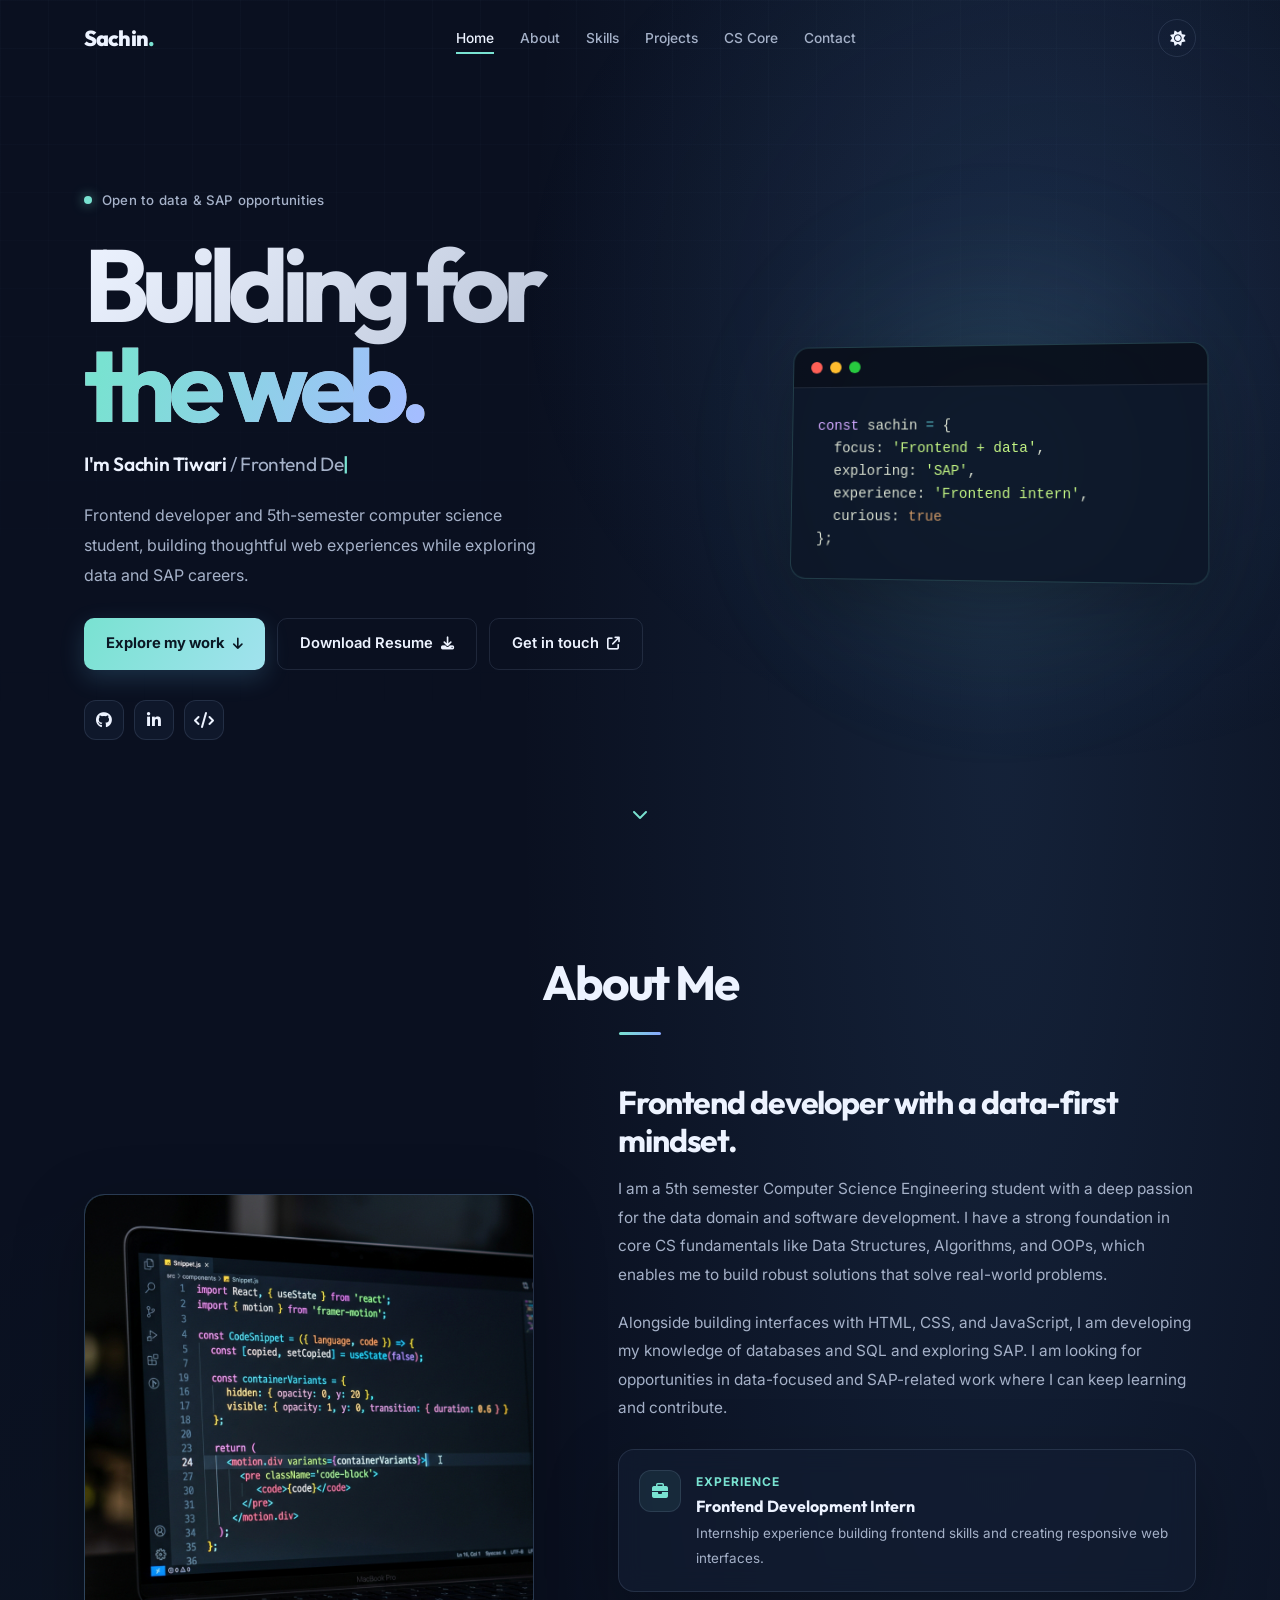
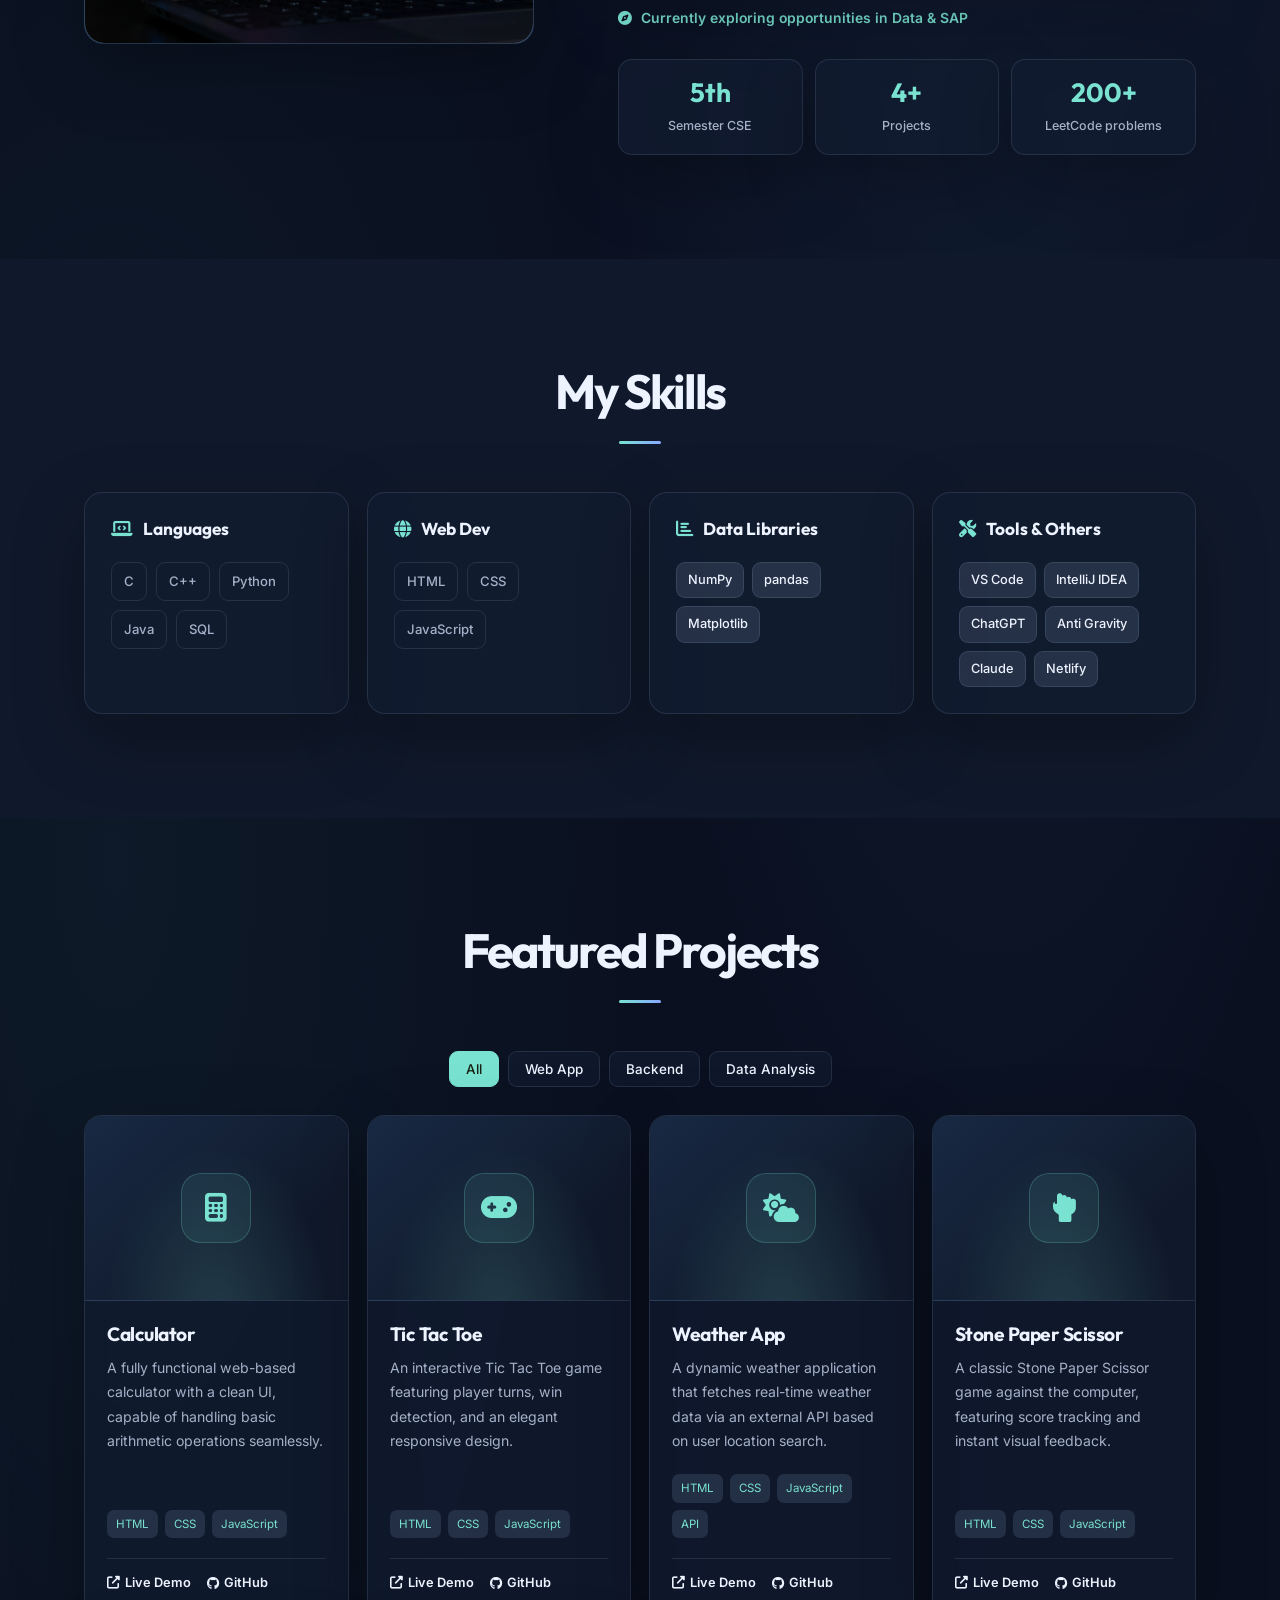
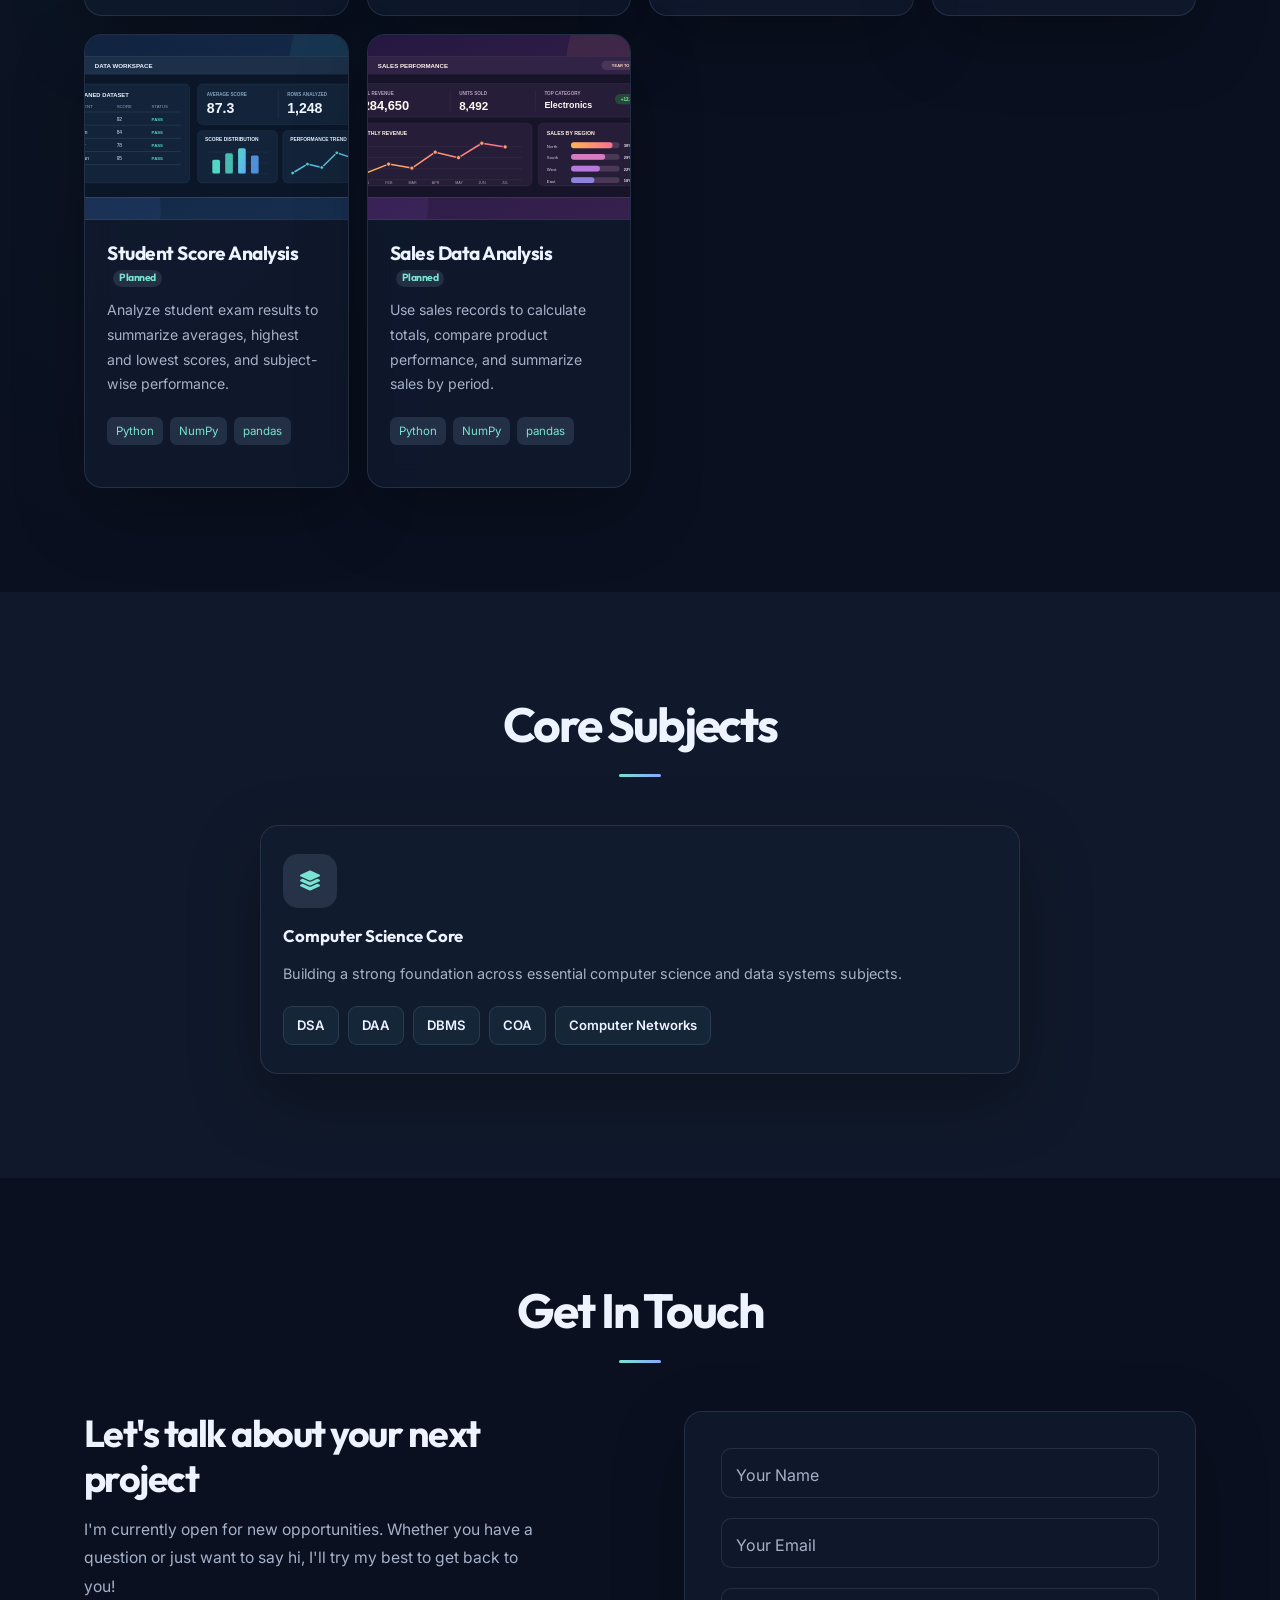
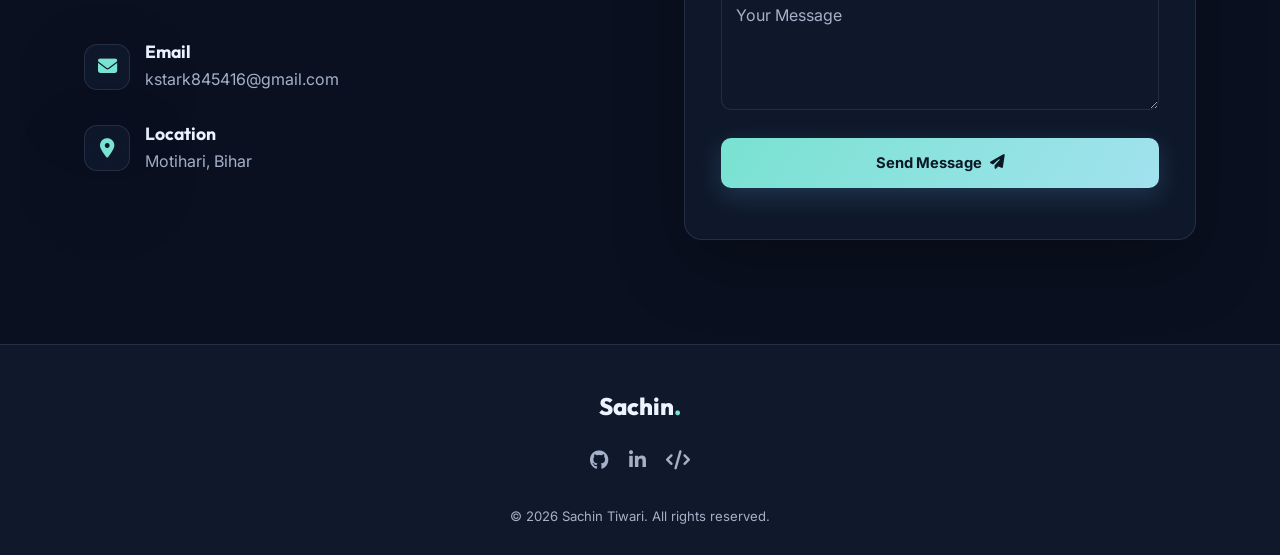
<file: portfolio/index.html>
<!DOCTYPE html>
<html lang="en" data-theme="dark">

<head>
    <meta charset="UTF-8">
    <meta name="viewport" content="width=device-width, initial-scale=1.0">
    <title>Sachin Tiwari — Frontend Developer | Data & SAP Aspirant</title>
    <meta name="description"
        content="Explore the projects, skills, and experience of Sachin Tiwari, a frontend developer and computer science student seeking opportunities in data and SAP.">
    <meta name="theme-color" content="#0b1020">

    <!-- Google Fonts -->
    <link rel="preconnect" href="https://fonts.googleapis.com">
    <link rel="preconnect" href="https://fonts.gstatic.com" crossorigin>
    <link
        href="https://fonts.googleapis.com/css2?family=Inter:wght@300;400;500;600;700;800&family=Outfit:wght@400;600;800&display=swap"
        rel="stylesheet">

    <!-- Font Awesome -->
    <link rel="stylesheet" href="https://cdnjs.cloudflare.com/ajax/libs/font-awesome/6.4.0/css/all.min.css">

    <!-- CSS -->
    <link rel="stylesheet" href="style.css">
</head>

<body>
    <!-- Preloader -->
    <div id="preloader">
        <div class="loader"></div>
    </div>

    <!-- Navigation -->
    <nav id="navbar" aria-label="Main navigation">
        <div class="nav-container">
            <a href="#home" class="logo">Sachin<span>.</span></a>

            <div class="nav-links">
                <a href="#home" class="nav-link active">Home</a>
                <a href="#about" class="nav-link">About</a>
                <a href="#skills" class="nav-link">Skills</a>
                <a href="#projects" class="nav-link">Projects</a>
                <a href="#fundamentals" class="nav-link">CS Core</a>
                <a href="#contact" class="nav-link">Contact</a>
            </div>

            <div class="nav-controls">
                <button id="theme-toggle" aria-label="Toggle Dark/Light Mode">
                    <i class="fas fa-moon"></i>
                </button>
                <button class="hamburger" type="button" aria-label="Open navigation menu" aria-expanded="false">
                    <span class="bar"></span>
                    <span class="bar"></span>
                    <span class="bar"></span>
                </button>
            </div>
        </div>
    </nav>

    <!-- Hero Section -->
    <section id="home" class="hero">
        <div class="hero-content">
            <p class="greeting animate-up delay-1"><span class="availability-dot"></span> Open to data &amp; SAP opportunities</p>
            <h1 class="name animate-up delay-2">Building for<br><span class="gradient-text">the web.</span></h1>
            <h2 class="role animate-up delay-3">I'm Sachin Tiwari<span class="role-divider"> / </span><span class="typewriter"></span><span class="cursor">|</span>
            </h2>
            <p class="tagline animate-up delay-4">Frontend developer and 5th-semester computer science student, building thoughtful web experiences while exploring data and SAP careers.</p>

            <div class="hero-buttons animate-up delay-5">
                <a href="#projects" class="btn btn-primary">Explore my work <i class="fas fa-arrow-down"></i></a>
                <a href="resume.html" class="btn btn-outline" download="Sachin-Tiwari-Resume.html">Download Resume <i class="fas fa-download"></i></a>
                <a href="mailto:kstark845416@gmail.com" class="btn btn-outline">Get in touch <i class="fas fa-arrow-up-right-from-square"></i></a>
            </div>

            <div class="social-links animate-up delay-5">
                <a href="https://github.com/Sachin-008" target="_blank" rel="noopener noreferrer" aria-label="GitHub"><i
                        class="fab fa-github"></i></a>
                <a href="https://www.linkedin.com/in/sachin-tiwari-9b143033b/" target="_blank" rel="noopener noreferrer" aria-label="LinkedIn"><i
                        class="fab fa-linkedin-in"></i></a>
                <a href="https://leetcode.com/" target="_blank" rel="noopener noreferrer" aria-label="LeetCode"><i
                        class="fas fa-code"></i></a>
            </div>
        </div>

        <div class="hero-visual animate-up delay-3">
            <div class="glow-orb"></div>
            <div class="hero-card glass">
                <div class="card-header">
                    <span class="dot red"></span>
                    <span class="dot yellow"></span>
                    <span class="dot green"></span>
                </div>
                <div class="card-body">
                    <code>
                        <span class="token keyword">const</span> sachin <span class="token operator">=</span> {<br>
                        &nbsp;&nbsp;focus: <span class="token string">'Frontend + data'</span>,<br>
                        &nbsp;&nbsp;exploring: <span class="token string">'SAP'</span>,<br>
                        &nbsp;&nbsp;experience: <span class="token string">'Frontend intern'</span>,<br>
                        &nbsp;&nbsp;curious: <span class="token boolean">true</span><br>
                        };
                    </code>
                </div>
            </div>
        </div>

        <a href="#about" class="scroll-down">
            <i class="fas fa-chevron-down"></i>
        </a>
    </section>

    <!-- About Section -->
    <section id="about" class="section">
        <div class="section-container">
            <div class="section-header fade-in">
                <h2>About Me</h2>
                <div class="line"></div>
            </div>

            <div class="about-content fade-in">
                <div class="about-image glass">
                    <img src="about-image.png" alt="Aesthetic developer workspace with code"
                        style="width: 100%; height: 100%; object-fit: cover; border-radius: inherit; z-index: 1;">
                </div>

                <div class="about-text">
                    <h3>Frontend developer with a data-first mindset.</h3>
                    <p>I am a 5th semester Computer Science Engineering student with a deep passion for the data domain
                        and software development. I have a strong foundation in core CS fundamentals like Data
                        Structures, Algorithms, and OOPs, which enables me to build robust solutions that solve
                        real-world problems.</p>
                    <p>Alongside building interfaces with HTML, CSS, and JavaScript, I am developing my knowledge of
                        databases and SQL and exploring SAP. I am looking for opportunities in data-focused and
                        SAP-related work where I can keep learning and contribute.</p>

                    <div class="experience-card glass">
                        <span class="experience-icon"><i class="fas fa-briefcase"></i></span>
                        <div>
                            <p class="experience-label">Experience</p>
                            <h4>Frontend Development Intern</h4>
                            <p>Internship experience building frontend skills and creating responsive web interfaces.</p>
                        </div>
                    </div>
                    <p class="career-focus"><i class="fas fa-compass"></i> Currently exploring opportunities in Data &amp; SAP</p>

                    <div class="stats">
                        <div class="stat-item glass">
                            <h4>5th</h4>
                            <p>Semester CSE</p>
                        </div>
                        <div class="stat-item glass">
                            <h4>4+</h4>
                            <p>Projects</p>
                        </div>
                        <div class="stat-item glass">
                            <h4>200+</h4>
                            <p>LeetCode problems</p>
                        </div>
                    </div>
                </div>
            </div>
        </div>
    </section>

    <!-- Skills Section -->
    <section id="skills" class="section bg-secondary">
        <div class="section-container">
            <div class="section-header fade-in">
                <h2>My Skills</h2>
                <div class="line"></div>
            </div>

            <div class="skills-grid fade-in">
                <!-- Programming Languages -->
                <div class="skill-category glass">
                    <h3><i class="fas fa-laptop-code"></i> Languages</h3>
                    <div class="skill-list">
                        <div class="skill-item">
                            <div class="skill-info">
                                <span>C</span>
                            </div>
                        </div>
                        <div class="skill-item">
                            <div class="skill-info">
                                <span>C++</span>
                            </div>
                        </div>
                        <div class="skill-item">
                            <div class="skill-info">
                                <span>Python</span>
                            </div>
                        </div>
                        <div class="skill-item">
                            <div class="skill-info">
                                <span>Java</span>
                            </div>
                        </div>
                        <div class="skill-item">
                            <div class="skill-info">
                                <span>SQL</span>
                            </div>
                        </div>
                    </div>
                </div>

                <!-- Web Development -->
                <div class="skill-category glass">
                    <h3><i class="fas fa-globe"></i> Web Dev</h3>
                    <div class="skill-list">
                        <div class="skill-item">
                            <div class="skill-info">
                                <span>HTML</span>
                            </div>
                        </div>
                        <div class="skill-item">
                            <div class="skill-info">
                                <span>CSS</span>
                            </div>
                        </div>
                        <div class="skill-item">
                            <div class="skill-info">
                                <span>JavaScript</span>
                            </div>
                        </div>
                    </div>
                </div>

                <!-- Data Libraries -->
                <div class="skill-category glass">
                    <h3><i class="fas fa-chart-bar"></i> Data Libraries</h3>
                    <div class="skill-tags">
                        <span class="tag">NumPy</span>
                        <span class="tag">pandas</span>
                        <span class="tag">Matplotlib</span>
                    </div>
                </div>

                <!-- Tools -->
                <div class="skill-category glass">
                    <h3><i class="fas fa-tools"></i> Tools & Others</h3>
                    <div class="skill-tags">
                        <span class="tag">VS Code</span>
                        <span class="tag">IntelliJ IDEA</span>
                        <span class="tag">ChatGPT</span>
                        <span class="tag">Anti Gravity</span>
                        <span class="tag">Claude</span>
                        <a href="https://app.netlify.com/teams/sparx-w3i0fg0/projects" target="_blank" class="tag"
                            style="text-decoration: none; color: inherit;">Netlify</a>
                    </div>
                </div>
            </div>
        </div>
    </section>

    <!-- Projects Section -->
    <section id="projects" class="section">
        <div class="section-container">
            <div class="section-header fade-in">
                <h2>Featured Projects</h2>
                <div class="line"></div>
            </div>

            <div class="project-filters fade-in">
                <button class="filter-btn active" data-filter="all">All</button>
                <button class="filter-btn" data-filter="web">Web App</button>
                <button class="filter-btn" data-filter="api">Backend</button>
                <button class="filter-btn" data-filter="data">Data Analysis</button>
            </div>

            <div class="projects-grid fade-in">
                <!-- Project 1 -->
                <div class="project-card glass" data-category="web">
                    <div class="project-img">
                        <div class="img-placeholder"><i class="fas fa-calculator"></i></div>
                    </div>
                    <div class="project-content">
                        <h3>Calculator</h3>
                        <p>A fully functional web-based calculator with a clean UI, capable of handling basic arithmetic
                            operations seamlessly.</p>
                        <div class="tech-stack">
                            <span>HTML</span>
                            <span>CSS</span>
                            <span>JavaScript</span>
                        </div>
                        <div class="project-links">
                            <a href="https://new-calculator-web.netlify.app/" target="_blank"><i
                                    class="fas fa-external-link-alt"></i> Live Demo</a>
                            <a href="https://github.com/Sachin-008" target="_blank"><i class="fab fa-github"></i>
                                GitHub</a>
                        </div>
                    </div>
                </div>

                <!-- Project 2 -->
                <div class="project-card glass" data-category="web">
                    <div class="project-img">
                        <div class="img-placeholder"><i class="fas fa-gamepad"></i></div>
                    </div>
                    <div class="project-content">
                        <h3>Tic Tac Toe</h3>
                        <p>An interactive Tic Tac Toe game featuring player turns, win detection, and an elegant
                            responsive design.</p>
                        <div class="tech-stack">
                            <span>HTML</span>
                            <span>CSS</span>
                            <span>JavaScript</span>
                        </div>
                        <div class="project-links">
                            <a href="https://tic-tac-toe-sachin.netlify.app/" target="_blank"><i
                                    class="fas fa-external-link-alt"></i> Live Demo</a>
                            <a href="https://github.com/Sachin-008" target="_blank"><i class="fab fa-github"></i>
                                GitHub</a>
                        </div>
                    </div>
                </div>

                <!-- Project 3 -->
                <div class="project-card glass" data-category="api">
                    <div class="project-img">
                        <div class="img-placeholder"><i class="fas fa-cloud-sun"></i></div>
                    </div>
                    <div class="project-content">
                        <h3>Weather App</h3>
                        <p>A dynamic weather application that fetches real-time weather data via an external API based
                            on user location search.</p>
                        <div class="tech-stack">
                            <span>HTML</span>
                            <span>CSS</span>
                            <span>JavaScript</span>
                            <span>API</span>
                        </div>
                        <div class="project-links">
                            <a href="https://forecast1weather.netlify.app/" target="_blank"><i
                                    class="fas fa-external-link-alt"></i> Live Demo</a>
                            <a href="https://github.com/Sachin-008" target="_blank"><i class="fab fa-github"></i>
                                GitHub</a>
                        </div>
                    </div>
                </div>

                <!-- Project 4 -->
                <div class="project-card glass" data-category="web">
                    <div class="project-img">
                        <div class="img-placeholder"><i class="fas fa-hand-rock"></i></div>
                    </div>
                    <div class="project-content">
                        <h3>Stone Paper Scissor</h3>
                        <p>A classic Stone Paper Scissor game against the computer, featuring score tracking and instant
                            visual feedback.</p>
                        <div class="tech-stack">
                            <span>HTML</span>
                            <span>CSS</span>
                            <span>JavaScript</span>
                        </div>
                        <div class="project-links">
                            <a href="https://game-stonepaper.netlify.app/" target="_blank"><i
                                    class="fas fa-external-link-alt"></i> Live Demo</a>
                            <a href="https://github.com/Sachin-008" target="_blank"><i class="fab fa-github"></i>
                                GitHub</a>
                        </div>
                    </div>
                </div>

                <div class="project-card glass" data-category="data">
                    <div class="project-img">
                        <img src="data-analysis.svg" alt="Data analysis dashboard showing a cleaned dataset, score summaries, and charts">
                    </div>
                    <div class="project-content">
                        <h3>Student Score Analysis <span class="project-status">Planned</span></h3>
                        <p>Analyze student exam results to summarize averages, highest and lowest scores, and subject-wise performance.</p>
                        <div class="tech-stack">
                            <span>Python</span>
                            <span>NumPy</span>
                            <span>pandas</span>
                        </div>
                    </div>
                </div>

                <div class="project-card glass" data-category="data">
                    <div class="project-img">
                        <img src="sales-analysis.svg" alt="Sales analysis dashboard showing revenue trends, units sold, and regional performance">
                    </div>
                    <div class="project-content">
                        <h3>Sales Data Analysis <span class="project-status">Planned</span></h3>
                        <p>Use sales records to calculate totals, compare product performance, and summarize sales by period.</p>
                        <div class="tech-stack">
                            <span>Python</span>
                            <span>NumPy</span>
                            <span>pandas</span>
                        </div>
                    </div>
                </div>
            </div>
        </div>
    </section>

    <!-- CS Fundamentals Section -->
    <section id="fundamentals" class="section bg-secondary">
        <div class="section-container">
            <div class="section-header fade-in">
                <h2>Core Subjects</h2>
                <div class="line"></div>
            </div>

            <div class="fundamentals-grid fade-in">
                <div class="fundamental-card glass">
                    <div class="icon-wrapper"><i class="fas fa-layer-group"></i></div>
                    <h3>Computer Science Core</h3>
                    <p>Building a strong foundation across essential computer science and data systems subjects.</p>
                    <div class="subject-tags" aria-label="Core subjects">
                        <span>DSA</span>
                        <span>DAA</span>
                        <span>DBMS</span>
                        <span>COA</span>
                        <span>Computer Networks</span>
                    </div>
                </div>
            </div>
        </div>
    </section>

    <!-- Contact Section -->
    <section id="contact" class="section">
        <div class="section-container">
            <div class="section-header fade-in">
                <h2>Get In Touch</h2>
                <div class="line"></div>
            </div>

            <div class="contact-content fade-in">
                <div class="contact-info">
                    <h3>Let's talk about your next project</h3>
                    <p>I'm currently open for new opportunities. Whether you have a question or just want to say hi,
                        I'll try my best to get back to you!</p>

                    <div class="info-item">
                        <div class="icon glass"><i class="fas fa-envelope"></i></div>
                        <div>
                            <h4>Email</h4>
                            <p><a href="mailto:kstark845416@gmail.com">kstark845416@gmail.com</a></p>
                        </div>
                    </div>

                    <div class="info-item">
                        <div class="icon glass"><i class="fas fa-map-marker-alt"></i></div>
                        <div>
                            <h4>Location</h4>
                            <p>Motihari, Bihar</p>
                        </div>
                    </div>
                </div>

                <form id="contact-form" class="contact-form glass">
                    <div class="form-group">
                        <input type="text" id="name" autocomplete="name" required placeholder=" ">
                        <label for="name">Your Name</label>
                    </div>

                    <div class="form-group">
                        <input type="email" id="email" autocomplete="email" required placeholder=" ">
                        <label for="email">Your Email</label>
                    </div>

                    <div class="form-group">
                        <textarea id="message" required placeholder=" " rows="5"></textarea>
                        <label for="message">Your Message</label>
                    </div>

                    <button type="submit" class="btn btn-primary submit-btn">
                        <span>Send Message</span>
                        <i class="fas fa-paper-plane"></i>
                    </button>
                    <div class="form-message" role="status" aria-live="polite"></div>
                </form>
            </div>
        </div>
    </section>

    <!-- Footer -->
    <footer>
        <div class="footer-container">
            <div class="footer-logo">Sachin<span>.</span></div>
            <div class="footer-socials">
                <a href="https://github.com/Sachin-008" target="_blank" aria-label="GitHub"><i
                        class="fab fa-github"></i></a>
                <a href="https://www.linkedin.com/in/sachin-tiwari-9b143033b/" target="_blank" aria-label="LinkedIn"><i
                        class="fab fa-linkedin-in"></i></a>
                <a href="https://leetcode.com/" target="_blank" rel="noopener noreferrer" aria-label="LeetCode"><i
                        class="fas fa-code"></i></a>
            </div>
            <p class="copyright">&copy; <span id="year"></span> Sachin Tiwari. All rights reserved.</p>
        </div>
    </footer>

    <!-- Scroll to Top Button -->
    <button id="scroll-top" class="glass" aria-label="Scroll to top">
        <i class="fas fa-arrow-up"></i>
    </button>

    <!-- Scripts -->
    <script src="script.js"></script>
</body>

</html>
</file>
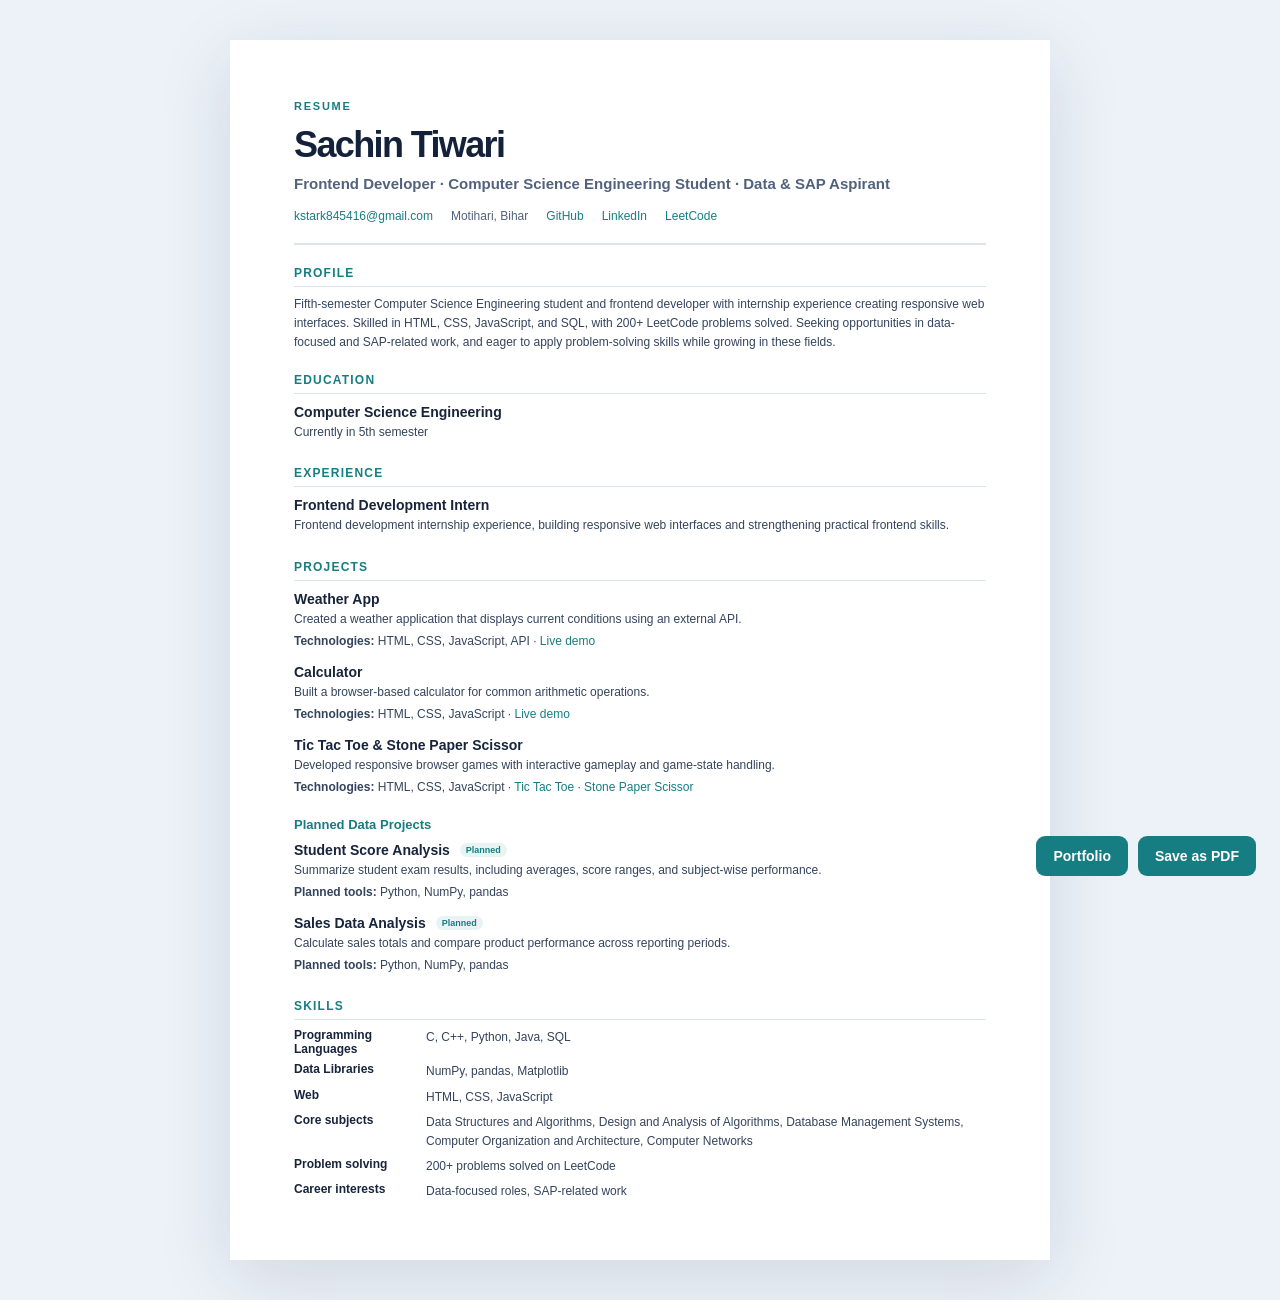
<file: portfolio/resume.html>
<!DOCTYPE html>
<html lang="en">
<head>
    <meta charset="UTF-8">
    <meta name="viewport" content="width=device-width, initial-scale=1.0">
    <meta name="description" content="Resume of Sachin Tiwari, frontend developer and computer science engineering student.">
    <title>Sachin Tiwari — Resume</title>
    <style>
        :root {
            color-scheme: light;
            font-family: Inter, "Segoe UI", Arial, sans-serif;
            color: #17243b;
            background: #edf2f8;
            font-synthesis: none;
            text-rendering: optimizeLegibility;
        }

        * { box-sizing: border-box; }

        body { margin: 0; padding: 40px 18px; }

        .resume {
            width: min(100%, 820px);
            min-height: 1056px;
            margin: 0 auto;
            padding: 58px 64px;
            background: #fff;
            box-shadow: 0 18px 70px rgba(20, 40, 72, 0.13);
        }

        .toolbar {
            position: fixed;
            right: 24px;
            bottom: 24px;
            display: flex;
            gap: 10px;
        }

        .toolbar a,
        .toolbar button {
            padding: 12px 17px;
            border: 0;
            border-radius: 9px;
            background: #167d83;
            color: #fff;
            font: inherit;
            font-size: 14px;
            font-weight: 700;
            text-decoration: none;
            cursor: pointer;
        }

        .eyebrow,
        .section-title { color: #167d83; }

        .eyebrow {
            margin: 0 0 8px;
            font-size: 11px;
            font-weight: 800;
            letter-spacing: 0.16em;
            text-transform: uppercase;
        }

        h1 {
            margin: 0;
            color: #13213a;
            font-size: 36px;
            letter-spacing: -0.045em;
        }

        .headline {
            margin: 6px 0 13px;
            color: #52627c;
            font-size: 15px;
            font-weight: 600;
        }

        .contact-line {
            display: flex;
            flex-wrap: wrap;
            gap: 8px 18px;
            padding-bottom: 20px;
            border-bottom: 2px solid #dce5ef;
            color: #52627c;
            font-size: 12px;
        }

        a { color: #167d83; text-decoration: none; }

        section { margin-top: 21px; }

        .section-title {
            margin: 0 0 8px;
            padding-bottom: 6px;
            border-bottom: 1px solid #dce5ef;
            font-size: 12px;
            font-weight: 800;
            letter-spacing: 0.1em;
            text-transform: uppercase;
        }

        p, li {
            color: #34445d;
            font-size: 12px;
            line-height: 1.6;
        }

        p { margin: 6px 0; }

        .entry {
            display: flex;
            justify-content: space-between;
            gap: 12px;
            margin-top: 10px;
        }

        .entry h3 {
            margin: 0;
            color: #17243b;
            font-size: 14px;
        }

        .project-status {
            display: inline-block;
            margin-left: 6px;
            padding: 2px 6px;
            border-radius: 10px;
            background: #e8f4f3;
            color: #167d83;
            font-size: 9px;
            font-weight: 700;
            vertical-align: 2px;
        }

        .entry p { margin: 3px 0; }

        ul {
            margin: 7px 0 0;
            padding-left: 17px;
        }

        li { margin: 3px 0; }

        .skills {
            display: grid;
            grid-template-columns: 120px 1fr;
            gap: 6px 12px;
        }

        .skills strong { color: #17243b; font-size: 12px; }
        .skills span { color: #34445d; font-size: 12px; line-height: 1.6; }

        @media (max-width: 600px) {
            body { padding: 0; }
            .resume { min-height: 100vh; padding: 36px 24px; }
            .toolbar { right: 12px; bottom: 12px; }
            .skills { grid-template-columns: 1fr; gap: 2px; }
            .skills span { margin-bottom: 6px; }
        }

        @page { size: A4; margin: 12mm; }

        @media print {
            :root { background: #fff; }
            body { padding: 0; }
            .resume {
                width: 100%;
                min-height: auto;
                padding: 0;
                box-shadow: none;
            }
            .toolbar { display: none; }
            section { margin-top: 16px; }
            p, li { font-size: 10.5px; }
            .skills strong, .skills span { font-size: 10.5px; }
        }
    </style>
</head>
<body>
    <main class="resume">
        <header>
            <p class="eyebrow">Resume</p>
            <h1>Sachin Tiwari</h1>
            <p class="headline">Frontend Developer · Computer Science Engineering Student · Data &amp; SAP Aspirant</p>
            <div class="contact-line">
                <a href="mailto:kstark845416@gmail.com">kstark845416@gmail.com</a>
                <span>Motihari, Bihar</span>
                <a href="https://github.com/Sachin-008">GitHub</a>
                <a href="https://www.linkedin.com/in/sachin-tiwari-9b143033b/">LinkedIn</a>
                <a href="https://leetcode.com/">LeetCode</a>
            </div>
        </header>

        <section>
            <h2 class="section-title">Profile</h2>
            <p>Fifth-semester Computer Science Engineering student and frontend developer with internship experience creating responsive web interfaces. Skilled in HTML, CSS, JavaScript, and SQL, with 200+ LeetCode problems solved. Seeking opportunities in data-focused and SAP-related work, and eager to apply problem-solving skills while growing in these fields.</p>
        </section>

        <section>
            <h2 class="section-title">Education</h2>
            <div class="entry">
                <div>
                    <h3>Computer Science Engineering</h3>
                    <p>Currently in 5th semester</p>
                </div>
            </div>
        </section>

        <section>
            <h2 class="section-title">Experience</h2>
            <div class="entry">
                <div>
                    <h3>Frontend Development Intern</h3>
                    <p>Frontend development internship experience, building responsive web interfaces and strengthening practical frontend skills.</p>
                </div>
            </div>
        </section>

        <section>
            <h2 class="section-title">Projects</h2>
            <div class="entry">
                <div>
                    <h3>Weather App</h3>
                    <p>Created a weather application that displays current conditions using an external API.</p>
                    <p><strong>Technologies:</strong> HTML, CSS, JavaScript, API · <a href="https://forecast1weather.netlify.app/">Live demo</a></p>
                </div>
            </div>
            <div class="entry">
                <div>
                    <h3>Calculator</h3>
                    <p>Built a browser-based calculator for common arithmetic operations.</p>
                    <p><strong>Technologies:</strong> HTML, CSS, JavaScript · <a href="https://new-calculator-web.netlify.app/">Live demo</a></p>
                </div>
            </div>
            <div class="entry">
                <div>
                    <h3>Tic Tac Toe &amp; Stone Paper Scissor</h3>
                    <p>Developed responsive browser games with interactive gameplay and game-state handling.</p>
                    <p><strong>Technologies:</strong> HTML, CSS, JavaScript · <a href="https://tic-tac-toe-sachin.netlify.app/">Tic Tac Toe</a> · <a href="https://game-stonepaper.netlify.app/">Stone Paper Scissor</a></p>
                </div>
            </div>
            <h3 style="margin: 16px 0 4px; color: #167d83; font-size: 13px;">Planned Data Projects</h3>
            <div class="entry">
                <div>
                    <h3>Student Score Analysis <span class="project-status">Planned</span></h3>
                    <p>Summarize student exam results, including averages, score ranges, and subject-wise performance.</p>
                    <p><strong>Planned tools:</strong> Python, NumPy, pandas</p>
                </div>
            </div>
            <div class="entry">
                <div>
                    <h3>Sales Data Analysis <span class="project-status">Planned</span></h3>
                    <p>Calculate sales totals and compare product performance across reporting periods.</p>
                    <p><strong>Planned tools:</strong> Python, NumPy, pandas</p>
                </div>
            </div>
        </section>

        <section>
            <h2 class="section-title">Skills</h2>
            <div class="skills">
                <strong>Programming Languages</strong><span>C, C++, Python, Java, SQL</span>
                <strong>Data Libraries</strong><span>NumPy, pandas, Matplotlib</span>
                <strong>Web</strong><span>HTML, CSS, JavaScript</span>
                <strong>Core subjects</strong><span>Data Structures and Algorithms, Design and Analysis of Algorithms, Database Management Systems, Computer Organization and Architecture, Computer Networks</span>
                <strong>Problem solving</strong><span>200+ problems solved on LeetCode</span>
                <strong>Career interests</strong><span>Data-focused roles, SAP-related work</span>
            </div>
        </section>
    </main>

    <div class="toolbar">
        <a href="index.html">Portfolio</a>
        <button type="button" onclick="window.print()">Save as PDF</button>
    </div>
</body>
</html>
</file>
<file: portfolio/style.css>
/* ==========================================================================
   CSS Variables & Theming
   ========================================================================== */
   :root {
    /* Dark Theme (Default) */
    --bg-primary: #050505;
    --bg-secondary: #0f0f11;
    --text-primary: #ffffff;
    --text-secondary: #a1a1aa;
    
    /* Accents (Deep Purple to Fuchsia) */
    --accent-1: #8b5cf6;
    --accent-2: #d946ef;
    --accent-glow: rgba(217, 70, 239, 0.4);
    
    /* Glassmorphism */
    --glass-bg: rgba(255, 255, 255, 0.03);
    --glass-border: rgba(255, 255, 255, 0.05);
    --glass-shadow: 0 8px 32px 0 rgba(0, 0, 0, 0.37);
    
    /* UI Elements */
    --nav-bg: rgba(5, 5, 5, 0.8);
    --card-hover: rgba(255, 255, 255, 0.08);
    --input-bg: rgba(255, 255, 255, 0.05);
    
    /* Typography */
    --font-main: 'Inter', sans-serif;
    --font-heading: 'Outfit', sans-serif;
    
    /* Layout */
    --max-width: 1200px;
    --nav-height: 80px;
    --transition: all 0.3s cubic-bezier(0.25, 0.8, 0.25, 1);
}

[data-theme="light"] {
    --bg-primary: #fafafa;
    --bg-secondary: #ffffff;
    --text-primary: #18181b;
    --text-secondary: #52525b;
    
    /* Accents (Blue to Violet) */
    --accent-1: #3b82f6;
    --accent-2: #8b5cf6;
    --accent-glow: rgba(139, 92, 246, 0.3);
    
    /* Glassmorphism */
    --glass-bg: rgba(255, 255, 255, 0.7);
    --glass-border: rgba(255, 255, 255, 0.5);
    --glass-shadow: 0 8px 32px 0 rgba(31, 38, 135, 0.07);
    
    /* UI Elements */
    --nav-bg: rgba(250, 250, 250, 0.8);
    --card-hover: rgba(255, 255, 255, 1);
    --input-bg: rgba(241, 245, 249, 0.8);
}

/* ==========================================================================
   Reset & Base Styles
   ========================================================================== */
* {
    margin: 0;
    padding: 0;
    box-sizing: border-box;
}

html {
    scroll-behavior: smooth;
    scroll-padding-top: var(--nav-height);
}

body {
    font-family: var(--font-main);
    background-color: var(--bg-primary);
    color: var(--text-primary);
    line-height: 1.6;
    overflow-x: hidden;
    transition: background-color 0.5s ease, color 0.5s ease;
}

h1, h2, h3, h4, h5, h6 {
    font-family: var(--font-heading);
    font-weight: 700;
    line-height: 1.2;
}

a {
    text-decoration: none;
    color: inherit;
    transition: var(--transition);
}

ul {
    list-style: none;
}

img {
    max-width: 100%;
    height: auto;
    display: block;
}

button {
    cursor: pointer;
    border: none;
    background: none;
    font-family: inherit;
    color: inherit;
}

/* ==========================================================================
   Utility Classes & Components
   ========================================================================== */
.glass {
    background: var(--glass-bg);
    backdrop-filter: blur(12px);
    -webkit-backdrop-filter: blur(12px);
    border: 1px solid var(--glass-border);
    box-shadow: var(--glass-shadow);
    border-radius: 16px;
    transition: var(--transition);
}

.gradient-text {
    background: linear-gradient(135deg, var(--accent-1), var(--accent-2));
    -webkit-background-clip: text;
    -webkit-text-fill-color: transparent;
    background-clip: text;
}

.btn {
    display: inline-flex;
    align-items: center;
    justify-content: center;
    gap: 8px;
    padding: 12px 28px;
    border-radius: 30px;
    font-weight: 600;
    font-size: 1rem;
    transition: var(--transition);
    position: relative;
    overflow: hidden;
    z-index: 1;
}

.btn-primary {
    background: linear-gradient(135deg, var(--accent-1), var(--accent-2));
    color: #fff !important; /* Always white text on primary button */
    border: none;
    box-shadow: 0 4px 15px var(--accent-glow);
}

.btn-primary::before {
    content: '';
    position: absolute;
    top: 0; left: 0; right: 0; bottom: 0;
    background: linear-gradient(135deg, var(--accent-2), var(--accent-1));
    z-index: -1;
    transition: opacity 0.3s ease;
    opacity: 0;
}

.btn-primary:hover::before {
    opacity: 1;
}

.btn-primary:hover {
    transform: translateY(-2px);
    box-shadow: 0 6px 20px var(--accent-glow);
}

.btn-outline {
    background: transparent;
    border: 2px solid var(--accent-1);
    color: var(--text-primary);
}

.btn-outline:hover {
    background: var(--accent-1);
    color: #fff;
    box-shadow: 0 4px 15px var(--accent-glow);
}

.section {
    padding: 100px 0;
}

.section-container {
    max-width: var(--max-width);
    margin: 0 auto;
    padding: 0 24px;
}

.bg-secondary {
    background-color: var(--bg-secondary);
}

.section-header {
    text-align: center;
    margin-bottom: 60px;
}

.section-header h2 {
    font-size: 2.5rem;
    margin-bottom: 15px;
    display: inline-block;
}

.line {
    height: 4px;
    width: 60px;
    background: linear-gradient(90deg, var(--accent-1), var(--accent-2));
    margin: 0 auto;
    border-radius: 2px;
}

/* ==========================================================================
   Preloader
   ========================================================================== */
#preloader {
    position: fixed;
    top: 0; left: 0; width: 100%; height: 100%;
    background-color: var(--bg-primary);
    z-index: 9999;
    display: flex;
    justify-content: center;
    align-items: center;
    transition: opacity 0.5s ease;
}

.loader {
    width: 50px;
    height: 50px;
    border: 3px solid var(--glass-border);
    border-radius: 50%;
    border-top-color: var(--accent-1);
    animation: spin 1s ease-in-out infinite;
}

@keyframes spin {
    to { transform: rotate(360deg); }
}

/* ==========================================================================
   Navigation
   ========================================================================== */
#navbar {
    position: fixed;
    top: 0; left: 0; width: 100%;
    height: var(--nav-height);
    background: transparent;
    z-index: 1000;
    transition: var(--transition);
}

#navbar.scrolled {
    background: var(--nav-bg);
    backdrop-filter: blur(10px);
    -webkit-backdrop-filter: blur(10px);
    box-shadow: 0 4px 30px rgba(0, 0, 0, 0.1);
    border-bottom: 1px solid var(--glass-border);
}

.nav-container {
    max-width: var(--max-width);
    margin: 0 auto;
    padding: 0 24px;
    height: 100%;
    display: flex;
    justify-content: space-between;
    align-items: center;
}

.logo {
    font-family: var(--font-heading);
    font-size: 1.5rem;
    font-weight: 800;
}

.logo span {
    color: var(--accent-1);
}

.nav-links {
    display: flex;
    gap: 30px;
}

.nav-link {
    font-weight: 500;
    font-size: 0.95rem;
    color: var(--text-secondary);
    position: relative;
}

.nav-link::after {
    content: '';
    position: absolute;
    bottom: -5px; left: 0;
    width: 0; height: 2px;
    background: linear-gradient(90deg, var(--accent-1), var(--accent-2));
    transition: width 0.3s ease;
}

.nav-link:hover, .nav-link.active {
    color: var(--text-primary);
}

.nav-link:hover::after, .nav-link.active::after {
    width: 100%;
}

.nav-controls {
    display: flex;
    align-items: center;
    gap: 20px;
}

#theme-toggle {
    font-size: 1.2rem;
    color: var(--text-primary);
    transition: transform 0.3s ease;
}

#theme-toggle:hover {
    transform: rotate(15deg) scale(1.1);
    color: var(--accent-1);
}

.hamburger {
    display: none;
    cursor: pointer;
}

.bar {
    display: block;
    width: 25px; height: 3px;
    margin: 5px auto;
    background-color: var(--text-primary);
    transition: var(--transition);
}

/* ==========================================================================
   Hero Section
   ========================================================================== */
.hero {
    min-height: 100vh;
    display: flex;
    align-items: center;
    position: relative;
    padding: 0 24px;
    overflow: hidden;
}

.hero::before {
    content: '';
    position: absolute;
    top: -50%; left: -50%; width: 200%; height: 200%;
    background: radial-gradient(circle at center, var(--accent-glow) 0%, transparent 50%);
    z-index: 0;
}

.hero-content {
    flex: 1;
    max-width: 600px;
    margin-left: max(24px, calc((100vw - var(--max-width)) / 2));
    z-index: 1;
}

.greeting {
    font-size: 1.2rem;
    color: var(--accent-1);
    font-weight: 600;
    display: block;
    margin-bottom: 10px;
    font-family: 'Courier New', Courier, monospace;
}

.name {
    font-size: clamp(3rem, 8vw, 5rem);
    margin-bottom: 10px;
    background: linear-gradient(135deg, var(--text-primary) 0%, var(--text-secondary) 100%);
    -webkit-background-clip: text;
    -webkit-text-fill-color: transparent;
}

.role {
    font-size: clamp(1.5rem, 4vw, 2.5rem);
    color: var(--text-secondary);
    margin-bottom: 20px;
    font-weight: 600;
}

.typewriter {
    color: var(--text-primary);
}

.cursor {
    color: var(--accent-1);
    animation: blink 1s infinite;
}

@keyframes blink {
    0%, 100% { opacity: 1; }
    50% { opacity: 0; }
}

.tagline {
    font-size: 1.1rem;
    color: var(--text-secondary);
    margin-bottom: 40px;
    max-width: 500px;
}

.hero-buttons {
    display: flex;
    gap: 20px;
    margin-bottom: 40px;
}

.social-links {
    display: flex;
    gap: 20px;
}

.social-links a {
    width: 45px; height: 45px;
    border-radius: 50%;
    background: var(--glass-bg);
    border: 1px solid var(--glass-border);
    display: flex;
    align-items: center;
    justify-content: center;
    font-size: 1.2rem;
    color: var(--text-primary);
    transition: var(--transition);
}

.social-links a:hover {
    background: var(--accent-1);
    color: #fff;
    transform: translateY(-5px);
    box-shadow: 0 5px 15px var(--accent-glow);
}

.hero-visual {
    flex: 1;
    display: flex;
    justify-content: center;
    align-items: center;
    position: relative;
    z-index: 1;
    perspective: 1000px;
}

.glow-orb {
    position: absolute;
    width: 300px; height: 300px;
    background: var(--accent-1);
    border-radius: 50%;
    filter: blur(100px);
    opacity: 0.3;
    animation: float 6s ease-in-out infinite;
}

@keyframes float {
    0%, 100% { transform: translateY(0) scale(1); }
    50% { transform: translateY(-20px) scale(1.05); }
}

.hero-card {
    width: 400px;
    padding: 0;
    overflow: hidden;
    transform: rotateY(-10deg) rotateX(5deg);
    animation: float-card 8s ease-in-out infinite;
}

@keyframes float-card {
    0%, 100% { transform: rotateY(-10deg) rotateX(5deg) translateY(0); }
    50% { transform: rotateY(-5deg) rotateX(10deg) translateY(-15px); }
}

.card-header {
    background: rgba(0, 0, 0, 0.3);
    padding: 12px 15px;
    display: flex;
    gap: 8px;
    border-bottom: 1px solid var(--glass-border);
}

.dot {
    width: 12px; height: 12px;
    border-radius: 50%;
}
.dot.red { background-color: #ff5f56; }
.dot.yellow { background-color: #ffbd2e; }
.dot.green { background-color: #27c93f; }

.card-body {
    padding: 20px;
    font-family: 'Courier New', Courier, monospace;
    font-size: 0.95rem;
    line-height: 1.6;
}

.token.keyword { color: #c678dd; }
.token.operator { color: #56b6c2; }
.token.string { color: #98c379; }
.token.boolean { color: #d19a66; }

.scroll-down {
    position: absolute;
    bottom: 30px; left: 50%;
    transform: translateX(-50%);
    font-size: 1.5rem;
    color: var(--text-secondary);
    animation: bounce 2s infinite;
    z-index: 2;
}

@keyframes bounce {
    0%, 20%, 50%, 80%, 100% { transform: translateY(0) translateX(-50%); }
    40% { transform: translateY(-20px) translateX(-50%); }
    60% { transform: translateY(-10px) translateX(-50%); }
}

/* ==========================================================================
   About Section
   ========================================================================== */
.about-content {
    display: flex;
    align-items: center;
    gap: 60px;
}

.about-image {
    flex: 1;
    aspect-ratio: 1;
    max-width: 450px;
    position: relative;
    border-radius: 24px;
    display: flex;
    align-items: center;
    justify-content: center;
    font-size: 6rem;
    color: var(--accent-1);
    background: linear-gradient(135deg, var(--glass-bg), var(--accent-glow));
    transition: var(--transition);
}

.about-image:hover {
    transform: translateY(-10px);
    box-shadow: 0 15px 40px var(--accent-glow);
}

.about-image img {
    transition: transform 0.5s ease;
}

.about-image:hover img {
    transform: scale(1.05);
}

.about-image::after {
    content: '';
    position: absolute;
    inset: -2px;
    border-radius: 26px;
    background: linear-gradient(135deg, var(--accent-1), var(--accent-2));
    z-index: -1;
    opacity: 0.5;
    filter: blur(10px);
}

.about-text {
    flex: 1;
}

.about-text h3 {
    font-size: 1.8rem;
    margin-bottom: 20px;
    color: var(--text-primary);
}

.about-text p {
    color: var(--text-secondary);
    margin-bottom: 20px;
    font-size: 1.05rem;
}

.stats {
    display: grid;
    grid-template-columns: repeat(3, 1fr);
    gap: 20px;
    margin-top: 40px;
}

.stat-item {
    padding: 20px;
    text-align: center;
    transition: var(--transition);
}

.stat-item:hover {
    transform: translateY(-10px);
    box-shadow: 0 15px 35px var(--accent-glow);
    border-color: var(--accent-1);
}

.stat-item h4 {
    font-size: 2rem;
    color: var(--accent-1);
    margin-bottom: 5px;
}

.stat-item p {
    margin: 0;
    font-size: 0.9rem;
    font-weight: 500;
}

/* ==========================================================================
   Skills Section
   ========================================================================== */
.skills-grid {
    display: grid;
    grid-template-columns: repeat(auto-fit, minmax(300px, 1fr));
    gap: 30px;
}

.skill-category {
    padding: 30px;
    transition: var(--transition);
}

.skill-category:hover {
    transform: translateY(-10px);
    box-shadow: 0 15px 35px var(--accent-glow);
    border-color: var(--accent-1);
}

.skill-category h3 {
    font-size: 1.3rem;
    margin-bottom: 25px;
    display: flex;
    align-items: center;
    gap: 10px;
}

.skill-category h3 i {
    color: var(--accent-1);
}

.skill-item {
    margin-bottom: 20px;
}

.skill-info {
    display: flex;
    justify-content: space-between;
    margin-bottom: 8px;
    font-weight: 500;
}



.skill-tags {
    display: flex;
    flex-wrap: wrap;
    gap: 12px;
}

.tag {
    padding: 8px 16px;
    background: var(--glass-border);
    border-radius: 20px;
    font-size: 0.9rem;
    font-weight: 500;
    transition: var(--transition);
}

.tag:hover {
    background: var(--accent-1);
    color: #fff;
    transform: translateY(-2px);
}

/* ==========================================================================
   Projects Section
   ========================================================================== */
.project-filters {
    display: flex;
    justify-content: center;
    gap: 15px;
    margin-bottom: 40px;
    flex-wrap: wrap;
}

.filter-btn {
    padding: 8px 20px;
    border-radius: 20px;
    background: var(--glass-bg);
    border: 1px solid var(--glass-border);
    font-weight: 500;
    transition: var(--transition);
}

.filter-btn:hover, .filter-btn.active {
    background: var(--accent-1);
    color: #fff;
    border-color: var(--accent-1);
}

.projects-grid {
    display: grid;
    grid-template-columns: repeat(auto-fill, minmax(320px, 1fr));
    gap: 30px;
}

.project-card {
    overflow: hidden;
    display: flex;
    flex-direction: column;
    height: 100%;
    transition: var(--transition);
}

.project-card.hide {
    display: none;
}

.project-card:hover {
    transform: translateY(-10px);
    background: var(--card-hover);
    box-shadow: 0 15px 35px var(--accent-glow);
    border-color: var(--accent-1);
}

.project-img {
    height: 200px;
    background: rgba(0,0,0,0.2);
    display: flex;
    align-items: center;
    justify-content: center;
    font-size: 3rem;
    color: var(--text-secondary);
    border-bottom: 1px solid var(--glass-border);
    position: relative;
    overflow: hidden;
}

.project-img img {
    width: 100%;
    height: 100%;
    object-fit: cover;
}

.project-img::before {
    content: '';
    position: absolute;
    top: 0; left: 0; width: 100%; height: 100%;
    background: linear-gradient(135deg, var(--accent-glow), transparent);
    opacity: 0;
    transition: var(--transition);
}

.project-card:hover .project-img::before {
    opacity: 1;
}

.project-content {
    padding: 25px;
    flex: 1;
    display: flex;
    flex-direction: column;
}

.project-content h3 {
    font-size: 1.4rem;
    margin-bottom: 10px;
}

.project-status {
    display: inline-block;
    margin-left: 6px;
    padding: 2px 6px;
    border-radius: 10px;
    background: var(--glass-border);
    color: var(--accent-1);
    font-size: 0.65rem;
    font-weight: 700;
    vertical-align: 2px;
}

.project-content p {
    color: var(--text-secondary);
    font-size: 0.95rem;
    margin-bottom: 20px;
    flex: 1;
}

.tech-stack {
    display: flex;
    flex-wrap: wrap;
    gap: 10px;
    margin-bottom: 20px;
}

.tech-stack span {
    font-size: 0.8rem;
    padding: 4px 10px;
    background: var(--glass-border);
    border-radius: 12px;
    color: var(--accent-1);
}

.project-links {
    display: flex;
    gap: 15px;
}

.project-links a {
    font-size: 0.9rem;
    font-weight: 600;
    display: flex;
    align-items: center;
    gap: 5px;
}

.project-links a:hover {
    color: var(--accent-1);
}

/* ==========================================================================
   CS Fundamentals Section
   ========================================================================== */
.fundamentals-grid {
    display: grid;
    grid-template-columns: repeat(auto-fit, minmax(250px, 1fr));
    gap: 25px;
}

.fundamental-card {
    padding: 30px 25px;
    text-align: center;
    transition: var(--transition);
    position: relative;
    overflow: hidden;
}

.fundamental-card::before {
    content: '';
    position: absolute;
    top: 0; left: 0; width: 100%; height: 4px;
    background: linear-gradient(90deg, var(--accent-1), var(--accent-2));
    transform: scaleX(0);
    transform-origin: left;
    transition: transform 0.4s ease;
}

.fundamental-card:hover {
    transform: translateY(-10px);
    box-shadow: 0 15px 35px var(--accent-glow);
    border-color: var(--accent-1);
}

.fundamental-card:hover::before {
    transform: scaleX(1);
}

.icon-wrapper {
    width: 60px; height: 60px;
    margin: 0 auto 20px;
    background: var(--glass-border);
    border-radius: 50%;
    display: flex;
    align-items: center;
    justify-content: center;
    font-size: 1.5rem;
    color: var(--accent-1);
    transition: var(--transition);
}

.fundamental-card:hover .icon-wrapper {
    background: var(--accent-1);
    color: #fff;
    transform: rotateY(180deg);
}

.fundamental-card h3 {
    font-size: 1.2rem;
    margin-bottom: 15px;
}

.fundamental-card p {
    color: var(--text-secondary);
    font-size: 0.9rem;
}

/* ==========================================================================
   Contact Section
   ========================================================================== */
.contact-content {
    display: grid;
    grid-template-columns: 1fr 1fr;
    gap: 60px;
}

.contact-info h3 {
    font-size: 2rem;
    margin-bottom: 15px;
}

.contact-info > p {
    color: var(--text-secondary);
    margin-bottom: 40px;
    font-size: 1.1rem;
}

.info-item {
    display: flex;
    align-items: center;
    gap: 20px;
    margin-bottom: 30px;
}

.info-item .icon {
    width: 50px; height: 50px;
    border-radius: 50%;
    display: flex;
    align-items: center;
    justify-content: center;
    font-size: 1.2rem;
    color: var(--accent-1);
}

.info-item h4 {
    font-size: 1.1rem;
    margin-bottom: 5px;
}

.info-item p {
    color: var(--text-secondary);
    margin: 0;
}

.contact-form {
    padding: 40px;
}

.form-group {
    position: relative;
    margin-bottom: 30px;
}

.form-group input,
.form-group textarea {
    width: 100%;
    padding: 15px;
    background: var(--input-bg);
    border: 1px solid var(--glass-border);
    border-radius: 8px;
    color: var(--text-primary);
    font-family: inherit;
    font-size: 1rem;
    outline: none;
    transition: var(--transition);
}

.form-group textarea {
    resize: vertical;
}

.form-group label {
    position: absolute;
    left: 15px;
    top: 15px;
    color: var(--text-secondary);
    transition: var(--transition);
    pointer-events: none;
}

.form-group input:focus,
.form-group textarea:focus {
    border-color: var(--accent-1);
    background: rgba(255, 255, 255, 0.08);
}

.form-group input:focus ~ label,
.form-group textarea:focus ~ label,
.form-group input:not(:placeholder-shown) ~ label,
.form-group textarea:not(:placeholder-shown) ~ label {
    top: -10px;
    left: 10px;
    font-size: 0.8rem;
    padding: 0 5px;
    background: var(--bg-primary); /* Masks input border */
    color: var(--accent-1);
    border-radius: 4px;
}

.submit-btn {
    width: 100%;
}

.form-message {
    margin-top: 15px;
    text-align: center;
    font-weight: 500;
}
.form-message.success { color: #27c93f; }
.form-message.error { color: #ff5f56; }

/* ==========================================================================
   Footer
   ========================================================================== */
footer {
    background: var(--bg-secondary);
    padding: 60px 0 30px;
    border-top: 1px solid var(--glass-border);
}

.footer-container {
    max-width: var(--max-width);
    margin: 0 auto;
    padding: 0 24px;
    display: flex;
    flex-direction: column;
    align-items: center;
    text-align: center;
}

.footer-logo {
    font-family: var(--font-heading);
    font-size: 1.8rem;
    font-weight: 800;
    margin-bottom: 20px;
}

.footer-logo span {
    color: var(--accent-1);
}

.footer-socials {
    display: flex;
    gap: 20px;
    margin-bottom: 30px;
}

.footer-socials a {
    font-size: 1.5rem;
    color: var(--text-secondary);
}

.footer-socials a:hover {
    color: var(--accent-1);
    transform: translateY(-3px);
}

.copyright {
    color: var(--text-secondary);
    font-size: 0.9rem;
}

/* ==========================================================================
   Scroll to Top
   ========================================================================== */
#scroll-top {
    position: fixed;
    bottom: 30px; right: 30px;
    width: 45px; height: 45px;
    border-radius: 50%;
    display: flex;
    align-items: center;
    justify-content: center;
    font-size: 1.2rem;
    color: var(--accent-1);
    z-index: 99;
    opacity: 0;
    visibility: hidden;
    transform: translateY(20px);
}

#scroll-top.show {
    opacity: 1;
    visibility: visible;
    transform: translateY(0);
}

#scroll-top:hover {
    background: var(--accent-1);
    color: #fff;
}

/* ==========================================================================
   Animations
   ========================================================================== */
.fade-in {
    opacity: 0;
    transform: translateY(30px);
    transition: opacity 0.8s ease, transform 0.8s ease;
}

.fade-in.appear {
    opacity: 1;
    transform: translateY(0);
}

.animate-up {
    opacity: 0;
    transform: translateY(20px);
    animation: fadeInUp 0.8s forwards;
}

.delay-1 { animation-delay: 0.2s; }
.delay-2 { animation-delay: 0.4s; }
.delay-3 { animation-delay: 0.6s; }
.delay-4 { animation-delay: 0.8s; }
.delay-5 { animation-delay: 1.0s; }

@keyframes fadeInUp {
    to {
        opacity: 1;
        transform: translateY(0);
    }
}

/* ==========================================================================
   Media Queries (Responsive Design)
   ========================================================================== */
@media (max-width: 992px) {
    .about-content {
        flex-direction: column;
    }
    
    .about-image {
        max-width: 350px;
    }
    
    .contact-content {
        grid-template-columns: 1fr;
    }
    
    .hero-content {
        margin-top: 100px;
    }
    
    .hero {
        flex-direction: column;
        text-align: center;
        padding-top: var(--nav-height);
    }
    
    .hero-content {
        margin-left: 0;
        display: flex;
        flex-direction: column;
        align-items: center;
    }
    
    .hero-visual {
        margin-top: 40px;
        transform: scale(0.8);
    }
}

@media (max-width: 768px) {
    .hamburger {
        display: block;
    }
    
    .hamburger.active .bar:nth-child(2) { opacity: 0; }
    .hamburger.active .bar:nth-child(1) { transform: translateY(8px) rotate(45deg); }
    .hamburger.active .bar:nth-child(3) { transform: translateY(-8px) rotate(-45deg); }
    
    .nav-links {
        position: fixed;
        top: var(--nav-height);
        left: -100%;
        width: 100%;
        height: calc(100vh - var(--nav-height));
        background: var(--nav-bg);
        backdrop-filter: blur(15px);
        -webkit-backdrop-filter: blur(15px);
        flex-direction: column;
        align-items: center;
        justify-content: center;
        gap: 40px;
        transition: 0.4s ease;
    }
    
    .nav-links.active {
        left: 0;
    }
    
    .nav-link {
        font-size: 1.2rem;
    }
    
    .section-header h2 {
        font-size: 2rem;
    }
    
    .hero-card {
        width: 100%;
        max-width: 350px;
    }
}

@media (max-width: 480px) {
    .name {
        font-size: 2.5rem;
    }
    
    .role {
        font-size: 1.2rem;
    }
    
    .hero-buttons {
        flex-direction: column;
        width: 100%;
        max-width: 250px;
    }
    
    .stats {
        grid-template-columns: 1fr;
    }
    
    .contact-form {
        padding: 20px;
    }
}

/* ======================================================================
   Portfolio refresh
   ====================================================================== */
:root {
    --bg-primary: #10130f;
    --bg-secondary: #151914;
    --text-primary: #f3f4ee;
    --text-secondary: #a4aa9d;
    --accent-1: #c3f584;
    --accent-2: #a4d96d;
    --accent-glow: rgba(195, 245, 132, 0.2);
    --glass-bg: rgba(255, 255, 255, 0.035);
    --glass-border: rgba(255, 255, 255, 0.09);
    --glass-shadow: 0 24px 70px rgba(0, 0, 0, 0.2);
    --nav-bg: rgba(16, 19, 15, 0.88);
    --card-hover: rgba(255, 255, 255, 0.06);
    --input-bg: rgba(255, 255, 255, 0.04);
    --font-main: 'Inter', sans-serif;
    --font-heading: 'Outfit', sans-serif;
    --max-width: 1160px;
    --nav-height: 76px;
}

[data-theme="light"] {
    --bg-primary: #f7f8f3;
    --bg-secondary: #eef1e9;
    --text-primary: #20251d;
    --text-secondary: #626b5d;
    --accent-1: #527c30;
    --accent-2: #759e4d;
    --accent-glow: rgba(82, 124, 48, 0.15);
    --glass-bg: rgba(255, 255, 255, 0.72);
    --glass-border: rgba(32, 37, 29, 0.09);
    --glass-shadow: 0 20px 60px rgba(38, 49, 27, 0.08);
    --nav-bg: rgba(247, 248, 243, 0.9);
    --card-hover: #fff;
    --input-bg: rgba(255, 255, 255, 0.75);
}

html {
    scroll-padding-top: calc(var(--nav-height) + 16px);
}

body {
    background-image: radial-gradient(ellipse at 82% 12%, rgba(195, 245, 132, 0.045), transparent 36%);
}

::selection {
    color: #10130f;
    background: var(--accent-1);
}

a:focus-visible,
button:focus-visible,
input:focus-visible,
textarea:focus-visible {
    outline: 2px solid var(--accent-1);
    outline-offset: 4px;
}

.glass {
    border-radius: 20px;
}

.btn {
    min-height: 50px;
    padding: 13px 22px;
    border-radius: 10px;
    font-size: 0.92rem;
}

.btn-primary {
    color: #172012 !important;
    font-weight: 700;
    box-shadow: 0 8px 24px var(--accent-glow);
}

.btn-primary::before {
    display: none;
}

.btn-primary:hover {
    color: #172012 !important;
    background: var(--accent-2);
}

.btn-outline {
    border: 1px solid var(--glass-border);
    border-radius: 10px;
}

.btn-outline:hover {
    border-color: var(--accent-1);
    color: #172012;
}

.section {
    padding: 104px 0;
}

.section-header {
    margin-bottom: 48px;
}

.section-header h2 {
    font-size: clamp(2.1rem, 4vw, 3rem);
    letter-spacing: -0.045em;
}

.line {
    width: 42px;
    height: 3px;
    margin-top: 5px;
}

#navbar {
    height: var(--nav-height);
}

#navbar.scrolled {
    border-bottom-color: var(--glass-border);
    box-shadow: 0 8px 30px rgba(0, 0, 0, 0.12);
}

.logo {
    font-size: 1.35rem;
    letter-spacing: -0.04em;
}

.nav-links {
    gap: 26px;
}

.nav-link {
    font-size: 0.86rem;
}

.nav-link::after {
    background: var(--accent-1);
}

#theme-toggle {
    width: 38px;
    height: 38px;
    border: 1px solid var(--glass-border);
    border-radius: 50%;
    font-size: 0.95rem;
}

.hamburger {
    padding: 5px;
}

.hero {
    min-height: min(850px, 100vh);
    min-height: min(850px, 100svh);
    gap: 36px;
    padding-top: var(--nav-height);
}

.hero::before {
    top: -30%;
    left: 33%;
    width: 100%;
    height: 130%;
    background: radial-gradient(ellipse at center, var(--accent-glow), transparent 58%);
    opacity: 0.65;
}

.hero-content {
    max-width: 650px;
}

.greeting {
    display: inline-flex;
    align-items: center;
    gap: 10px;
    margin-bottom: 24px;
    color: var(--text-secondary);
    font-family: var(--font-main);
    font-size: 0.83rem;
    font-weight: 500;
    letter-spacing: 0.015em;
}

.availability-dot {
    width: 8px;
    height: 8px;
    border-radius: 50%;
    background: var(--accent-1);
    box-shadow: 0 0 12px var(--accent-1);
}

.name {
    margin-bottom: 18px;
    font-size: clamp(4rem, 8vw, 7rem);
    letter-spacing: -0.075em;
    line-height: 0.98;
}

.gradient-text {
    background: linear-gradient(100deg, var(--accent-1), #e1f6c4);
    -webkit-background-clip: text;
    background-clip: text;
}

[data-theme="light"] .gradient-text {
    background: linear-gradient(100deg, #527c30, #8caa69);
    -webkit-background-clip: text;
    background-clip: text;
}

.role {
    min-height: 34px;
    margin-bottom: 14px;
    color: var(--text-primary);
    font-size: clamp(1rem, 2vw, 1.2rem);
    font-weight: 600;
    letter-spacing: -0.02em;
}

.role-divider {
    color: var(--text-secondary);
    font-weight: 400;
}

.typewriter {
    color: var(--text-secondary);
    font-weight: 400;
}

.tagline {
    max-width: 470px;
    margin-bottom: 28px;
    font-size: 1rem;
    line-height: 1.85;
}

.hero-buttons {
    gap: 12px;
    margin-bottom: 30px;
}

.hero-buttons .btn i {
    font-size: 0.82rem;
}

.social-links {
    gap: 10px;
}

.social-links a {
    width: 40px;
    height: 40px;
    border-radius: 12px;
    font-size: 1rem;
}

.hero-visual {
    flex: 0 1 450px;
}

.glow-orb {
    width: 270px;
    height: 270px;
    opacity: 0.18;
}

.hero-card {
    width: min(100%, 420px);
    border-radius: 16px;
    background: rgba(24, 29, 22, 0.88);
    border-color: rgba(195, 245, 132, 0.16);
    transform: rotateY(-7deg) rotateX(3deg);
    animation-name: float-card-refresh;
}

@keyframes float-card-refresh {
    0%, 100% { transform: rotateY(-7deg) rotateX(3deg) translateY(0); }
    50% { transform: rotateY(-3deg) rotateX(5deg) translateY(-10px); }
}

.card-header {
    padding: 14px 18px;
}

.card-body {
    padding: 28px 26px;
    color: #d8dfd0;
    font-size: clamp(0.78rem, 1.25vw, 0.9rem);
}

.token.keyword {
    color: #d1a8ff;
}

.token.string {
    color: #c3f584;
}

.scroll-down {
    bottom: 22px;
    color: var(--accent-1);
    font-size: 1rem;
}

.about-content {
    gap: clamp(36px, 7vw, 84px);
}

.about-image {
    overflow: hidden;
    border-radius: 20px;
}

.about-image img {
    height: 100% !important;
    min-height: 320px;
    object-position: center;
}

.about-text h3 {
    margin-bottom: 16px;
    font-size: clamp(1.55rem, 3vw, 2rem);
    letter-spacing: -0.035em;
}

.about-text p {
    font-size: 0.96rem;
    line-height: 1.85;
}

.stats {
    gap: 12px;
    margin-top: 28px;
}

.stat-item {
    padding: 17px 12px;
    border-radius: 14px;
}

.stat-item h4 {
    font-size: 1.65rem;
}

.stat-item p {
    font-size: 0.78rem;
}

.skills-grid {
    grid-template-columns: repeat(auto-fit, minmax(260px, 1fr));
    gap: 18px;
}

.skill-category {
    padding: 26px;
    border-radius: 18px;
}

.skill-category:hover,
.project-card:hover,
.fundamental-card:hover,
.stat-item:hover {
    box-shadow: 0 18px 50px var(--accent-glow);
}

.skill-category h3 {
    margin-bottom: 22px;
    font-size: 1.08rem;
}

.skill-list {
    display: flex;
    flex-wrap: wrap;
    gap: 9px;
}

.skill-item {
    margin: 0;
}

.skill-info {
    margin: 0;
    padding: 8px 12px;
    border: 1px solid var(--glass-border);
    border-radius: 9px;
    color: var(--text-secondary);
    font-size: 0.82rem;
}

.skill-tags {
    gap: 8px;
}

.tag {
    padding: 7px 11px;
    border: 1px solid var(--glass-border);
    border-radius: 9px;
    font-size: 0.8rem;
}

.project-filters {
    gap: 9px;
    margin-bottom: 28px;
}

.filter-btn {
    padding: 9px 16px;
    border-radius: 9px;
    font-size: 0.84rem;
}

.filter-btn:hover,
.filter-btn.active {
    color: #172012;
}

.projects-grid {
    grid-template-columns: repeat(auto-fit, minmax(min(100%, 260px), 1fr));
    gap: 18px;
}

.project-card {
    border-radius: 18px;
}

.project-img {
    height: 185px;
    background:
        radial-gradient(ellipse at 50% 110%, rgba(195, 245, 132, 0.17), transparent 60%),
        linear-gradient(140deg, #20271d, #151914 70%);
    color: var(--accent-1);
}

.project-img .img-placeholder {
    display: grid;
    width: 70px;
    height: 70px;
    place-items: center;
    border: 1px solid rgba(195, 245, 132, 0.18);
    border-radius: 20px;
    background: rgba(195, 245, 132, 0.07);
    font-size: 1.8rem;
    transition: transform 0.3s ease;
}

.project-card:hover .img-placeholder {
    transform: translateY(-5px) rotate(-5deg);
}

.project-content {
    padding: 22px;
}

.project-content h3 {
    font-size: 1.2rem;
    letter-spacing: -0.025em;
}

.project-content p {
    font-size: 0.88rem;
    line-height: 1.75;
}

.tech-stack {
    gap: 7px;
}

.tech-stack span {
    padding: 5px 9px;
    border-radius: 7px;
    font-size: 0.72rem;
}

.project-links {
    gap: 16px;
    padding-top: 14px;
    border-top: 1px solid var(--glass-border);
}

.project-links a {
    font-size: 0.8rem;
}

.fundamentals-grid {
    grid-template-columns: repeat(auto-fit, minmax(220px, 1fr));
    gap: 18px;
}

.fundamental-card {
    padding: 28px 22px;
    border-radius: 18px;
}

.fundamental-card h3 {
    font-size: 1.05rem;
}

.fundamental-card p {
    line-height: 1.75;
}

.icon-wrapper {
    width: 54px;
    height: 54px;
    border-radius: 15px;
    font-size: 1.25rem;
}

.contact-content {
    gap: clamp(32px, 7vw, 88px);
}

.contact-info h3 {
    max-width: 420px;
    font-size: clamp(1.8rem, 3vw, 2.35rem);
    letter-spacing: -0.04em;
}

.contact-info > p {
    max-width: 450px;
    font-size: 0.98rem;
    line-height: 1.8;
}

.info-item {
    gap: 15px;
}

.info-item .icon {
    width: 46px;
    height: 46px;
    border-radius: 13px;
}

.info-item p a {
    color: var(--text-secondary);
}

.info-item p a:hover {
    color: var(--accent-1);
}

.contact-form {
    padding: clamp(22px, 4vw, 36px);
    border-radius: 18px;
}

.form-group {
    margin-bottom: 20px;
}

.form-group input,
.form-group textarea {
    border-radius: 10px;
    font-size: 0.92rem;
}

.form-group input:focus,
.form-group textarea:focus {
    background: var(--input-bg);
}

.submit-btn {
    color: #172012 !important;
}

footer {
    padding: 42px 0 28px;
}

.footer-logo {
    font-size: 1.5rem;
}

.footer-socials a {
    font-size: 1.2rem;
}

.copyright {
    font-size: 0.82rem;
}

#scroll-top {
    width: 44px;
    height: 44px;
    border-radius: 13px;
    color: #172012;
    background: var(--accent-1);
}

#scroll-top:hover {
    background: var(--accent-2);
}

@media (max-width: 992px) {
    .hero {
        min-height: auto;
        padding-top: calc(var(--nav-height) + 76px);
        padding-bottom: 92px;
    }

    .hero-visual {
        margin-top: 38px;
        transform: none;
    }

    .hero-card {
        width: min(100%, 420px);
    }
}

@media (max-width: 768px) {
    .nav-links {
        background: var(--bg-primary);
        gap: 24px;
    }

    .nav-links.active {
        left: 0;
    }

    .section {
        padding: 76px 0;
    }

    .hero-content {
        margin-top: 0;
    }
}

@media (max-width: 600px) {
    .hero {
        padding: calc(var(--nav-height) + 56px) 20px 76px;
    }

    .name {
        font-size: clamp(3.6rem, 17vw, 5.2rem);
    }

    .role {
        font-size: 0.94rem;
    }

    .tagline {
        font-size: 0.94rem;
    }

    .hero-buttons {
        flex-direction: row;
        width: 100%;
        max-width: none;
    }

    .hero-buttons .btn {
        flex: 1;
        padding: 12px 11px;
        font-size: 0.8rem;
    }

    .about-content {
        gap: 30px;
    }

    .about-image {
        max-width: 100%;
    }

    .about-image img {
        min-height: 260px;
    }

    .stats {
        grid-template-columns: repeat(3, 1fr);
    }

    .stat-item {
        padding: 14px 7px;
    }

    .stat-item p {
        font-size: 0.7rem;
    }
}

@media (prefers-reduced-motion: reduce) {
    *,
    *::before,
    *::after {
        scroll-behavior: auto !important;
        animation-duration: 0.01ms !important;
        animation-iteration-count: 1 !important;
        transition-duration: 0.01ms !important;
    }

    .fade-in,
    .animate-up {
        opacity: 1;
        transform: none;
    }
}

/* Midnight blue, soft cyan, and a subtle technical grid. */
:root {
    --bg-primary: #0a1020;
    --bg-secondary: #10192b;
    --text-primary: #edf3ff;
    --text-secondary: #a5b1c8;
    --accent-1: #79e2d1;
    --accent-2: #88a8ff;
    --accent-glow: rgba(100, 184, 229, 0.2);
    --glass-bg: rgba(18, 29, 49, 0.68);
    --glass-border: rgba(174, 198, 235, 0.13);
    --glass-shadow: 0 24px 70px rgba(0, 0, 0, 0.28);
    --nav-bg: rgba(10, 16, 32, 0.9);
    --card-hover: rgba(28, 44, 70, 0.88);
    --input-bg: rgba(16, 25, 43, 0.82);
}

[data-theme="light"] {
    --bg-primary: #f4f7fc;
    --bg-secondary: #eaf0f8;
    --text-primary: #15223a;
    --text-secondary: #52627c;
    --accent-1: #167d83;
    --accent-2: #446ec7;
    --accent-glow: rgba(49, 113, 168, 0.15);
    --glass-bg: rgba(255, 255, 255, 0.8);
    --glass-border: rgba(31, 58, 94, 0.12);
    --glass-shadow: 0 20px 60px rgba(34, 57, 91, 0.09);
    --nav-bg: rgba(244, 247, 252, 0.92);
    --card-hover: #fff;
    --input-bg: rgba(255, 255, 255, 0.9);
}

body {
    isolation: isolate;
    background-color: var(--bg-primary);
    background-image:
        radial-gradient(ellipse at 78% 13%, rgba(90, 155, 225, 0.13), transparent 34%),
        radial-gradient(ellipse at 9% 46%, rgba(77, 192, 179, 0.055), transparent 32%);
}

body::before {
    position: fixed;
    z-index: -1;
    inset: 0;
    background-image:
        linear-gradient(rgba(166, 192, 227, 0.025) 1px, transparent 1px),
        linear-gradient(90deg, rgba(166, 192, 227, 0.025) 1px, transparent 1px);
    background-size: 48px 48px;
    content: "";
    pointer-events: none;
    mask-image: linear-gradient(to bottom, black, transparent 85%);
}

[data-theme="light"] body::before {
    background-image:
        linear-gradient(rgba(39, 75, 125, 0.035) 1px, transparent 1px),
        linear-gradient(90deg, rgba(39, 75, 125, 0.035) 1px, transparent 1px);
}

::selection {
    color: #0a1020;
    background: var(--accent-1);
}

.btn-primary {
    background: linear-gradient(120deg, var(--accent-1), #a1e2ee);
    color: #0a1824 !important;
}

.btn-primary:hover,
.btn-outline:hover {
    background: linear-gradient(120deg, var(--accent-1), var(--accent-2));
    color: #0a1824 !important;
}

.btn-outline {
    border-color: var(--glass-border);
}

.gradient-text {
    background: linear-gradient(105deg, #79e2d1 8%, #a4bdff 96%);
    -webkit-background-clip: text;
    background-clip: text;
}

[data-theme="light"] .gradient-text {
    background: linear-gradient(105deg, #167d83 8%, #446ec7 96%);
    -webkit-background-clip: text;
    background-clip: text;
}

.availability-dot {
    background: var(--accent-1);
    box-shadow: 0 0 12px rgba(121, 226, 209, 0.65);
}

.hero::before {
    background: radial-gradient(ellipse at center, rgba(93, 148, 226, 0.16), transparent 60%);
}

.hero-card {
    background: rgba(13, 22, 40, 0.92);
    border-color: rgba(121, 226, 209, 0.19);
}

.project-img {
    background:
        radial-gradient(ellipse at 50% 110%, rgba(121, 226, 209, 0.17), transparent 60%),
        linear-gradient(140deg, #182943, #10192b 72%);
    color: var(--accent-1);
}

.project-img .img-placeholder {
    border-color: rgba(121, 226, 209, 0.22);
    background: rgba(121, 226, 209, 0.08);
}

.experience-card {
    display: flex;
    align-items: flex-start;
    gap: 15px;
    margin: 26px 0 14px;
    padding: 20px;
    border-radius: 16px;
}

.experience-icon {
    display: grid;
    width: 42px;
    height: 42px;
    flex: 0 0 42px;
    place-items: center;
    border: 1px solid var(--glass-border);
    border-radius: 12px;
    background: rgba(121, 226, 209, 0.08);
    color: var(--accent-1);
}

.experience-card .experience-label {
    margin: 1px 0 4px;
    color: var(--accent-1);
    font-size: 0.75rem;
    font-weight: 700;
    letter-spacing: 0.08em;
    text-transform: uppercase;
}

.experience-card h4 {
    margin-bottom: 5px;
    font-size: 1rem;
}

.experience-card p:last-child {
    margin-bottom: 0;
    font-size: 0.84rem;
}

.career-focus {
    display: flex;
    align-items: center;
    gap: 9px;
    color: var(--accent-1) !important;
    font-size: 0.87rem !important;
    font-weight: 600;
}

.fundamentals-grid {
    grid-template-columns: minmax(0, 760px);
    justify-content: center;
}

.fundamental-card {
    text-align: left;
}

.fundamental-card .icon-wrapper {
    margin: 0 0 18px;
}

.subject-tags {
    display: flex;
    flex-wrap: wrap;
    gap: 9px;
    margin-top: 20px;
}

.subject-tags span {
    padding: 8px 13px;
    border: 1px solid var(--glass-border);
    border-radius: 9px;
    background: rgba(121, 226, 209, 0.06);
    color: var(--text-primary);
    font-size: 0.82rem;
    font-weight: 600;
}

#scroll-top {
    color: #0a1824;
    background: linear-gradient(120deg, var(--accent-1), #a1e2ee);
}

@media (max-width: 600px) {
    .hero-buttons {
        display: grid;
        grid-template-columns: 1fr 1fr;
    }

    .hero-buttons .btn {
        min-width: 0;
        width: 100%;
    }

    .hero-buttons .btn:nth-child(3) {
        grid-column: 1 / -1;
    }
}
</file>
